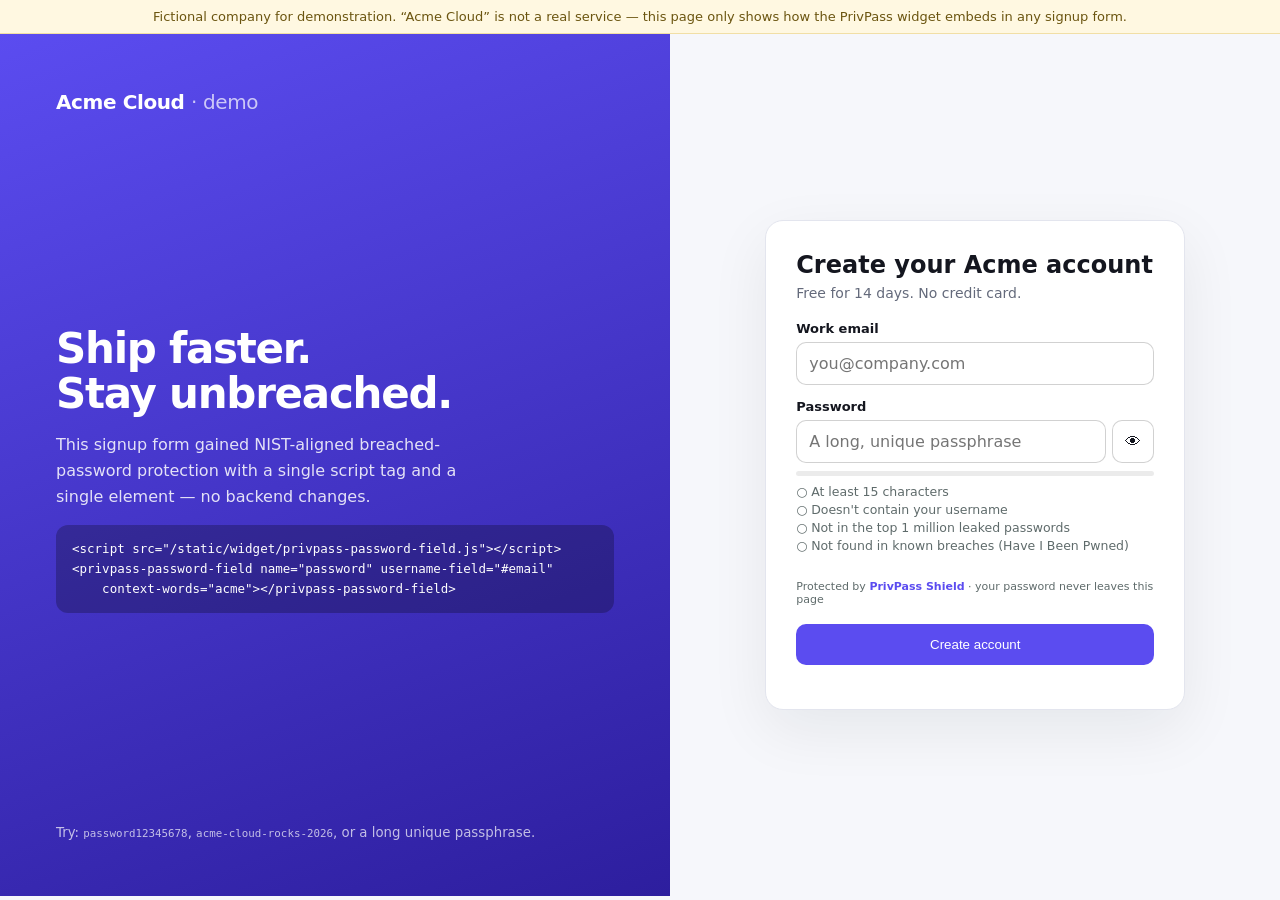
<file: static/demo/acme.html>
<!DOCTYPE html>
<html lang="en">
<head>
<meta charset="utf-8"/>
<meta name="viewport" content="width=device-width, initial-scale=1"/>
<title>Acme Cloud — sign up (fictional demo)</title>
<meta name="description" content="A fictional company's signup page showing the PrivPass drop-in password widget."/>
<script src="/static/widget/privpass-password-field.js" defer></script>
<style>
  :root{--ink:#14161f;--muted:#646a7b;--line:#e3e5ee;--brand:#5b4cf0;--bg:#f6f7fb}
  *{box-sizing:border-box}body{margin:0;font-family:Inter,ui-sans-serif,system-ui,-apple-system,Segoe UI,Roboto,sans-serif;background:var(--bg);color:var(--ink)}
  .banner{background:#fff8e1;border-bottom:1px solid #f1dfa6;color:#6b5510;font-size:13px;padding:9px 16px;text-align:center}
  .wrap{min-height:calc(100vh - 38px);display:grid;grid-template-columns:1.1fr 1fr}
  .side{background:linear-gradient(160deg,#5b4cf0,#2d1e9e);color:#fff;padding:56px;display:flex;flex-direction:column;justify-content:space-between}
  .logo{font-weight:800;font-size:20px;letter-spacing:-.02em}.logo span{opacity:.7;font-weight:500}
  .side h1{font-size:42px;line-height:1.08;letter-spacing:-.03em;margin:0 0 14px}.side p{opacity:.85;line-height:1.6;max-width:440px}
  .snippet{background:rgba(0,0,0,.25);border-radius:12px;padding:14px 16px;font:12.5px/1.6 ui-monospace,SFMono-Regular,Menlo,monospace;white-space:pre-wrap;word-break:break-all}
  .main{display:flex;align-items:center;justify-content:center;padding:40px 20px}
  form{width:min(420px,100%);background:#fff;border:1px solid var(--line);border-radius:18px;padding:30px;box-shadow:0 20px 60px rgba(20,22,31,.07)}
  h2{margin:0 0 6px;font-size:24px}.sub{color:var(--muted);margin:0 0 20px;font-size:14px}
  label{display:block;font-size:13px;font-weight:600;margin:14px 0 6px}
  input[type=email]{width:100%;font:inherit;padding:11px 12px;border:1px solid rgba(0,0,0,.18);border-radius:10px}
  privpass-password-field{--pp-accent:#5b4cf0}
  button[type=submit]{width:100%;margin-top:18px;padding:13px;border:0;border-radius:10px;background:var(--brand);color:#fff;font:600 15px inherit;cursor:pointer}
  button[type=submit]:disabled{opacity:.5;cursor:not-allowed}
  .done{margin-top:14px;padding:12px;border-radius:10px;background:#eefaf4;color:#12603f;font-size:13px;display:none}
  .log{margin-top:14px;font:11.5px ui-monospace,monospace;color:var(--muted);max-height:120px;overflow:auto}
  @media(max-width:860px){.wrap{grid-template-columns:1fr}.side{padding:32px 20px}.side h1{font-size:30px}}
</style>
</head>
<body>
<div class="banner">Fictional company for demonstration. “Acme Cloud” is not a real service — this page only shows how the PrivPass widget embeds in any signup form.</div>
<div class="wrap">
  <aside class="side">
    <div class="logo">Acme Cloud <span>· demo</span></div>
    <div>
      <h1>Ship faster.<br/>Stay unbreached.</h1>
      <p>This signup form gained NIST-aligned breached-password protection with a single script tag and a single element — no backend changes.</p>
      <div class="snippet">&lt;script src="/static/widget/privpass-password-field.js"&gt;&lt;/script&gt;
&lt;privpass-password-field name="password" username-field="#email"
    context-words="acme"&gt;&lt;/privpass-password-field&gt;</div>
    </div>
    <small style="opacity:.7">Try: <code>password12345678</code>, <code>acme-cloud-rocks-2026</code>, or a long unique passphrase.</small>
  </aside>
  <main class="main">
    <form id="signup" novalidate>
      <h2>Create your Acme account</h2>
      <p class="sub">Free for 14 days. No credit card.</p>
      <label for="email">Work email</label>
      <input id="email" name="email" type="email" placeholder="you@company.com" required/>
      <label>Password</label>
      <privpass-password-field name="password" username-field="#email" context-words="acme" placeholder="A long, unique passphrase"></privpass-password-field>
      <button id="go" type="submit">Create account</button>
      <div class="done" id="done">✓ The form would now submit. The browser's own form validation blocked every weak or breached password before this point.</div>
      <div class="log" id="log"></div>
    </form>
  </main>
</div>
<script>
  const form = document.getElementById('signup'); const log = document.getElementById('log');
  document.addEventListener('privpass-status', (e) => {
    const d = e.detail;
    log.insertAdjacentHTML('afterbegin', `<div>privpass-status → valid=${d.valid} breached=${d.breached} via=${d.mode}${d.reasons.length ? ' · ' + d.reasons[0] : ''}</div>`);
  });
  form.addEventListener('submit', (e) => {
    e.preventDefault();
    const field = form.querySelector('privpass-password-field');
    if (!form.checkValidity() || !field.valid) { form.reportValidity(); return; }
    document.getElementById('done').style.display = 'block';
  });
</script>
</body>
</html>
</file>
